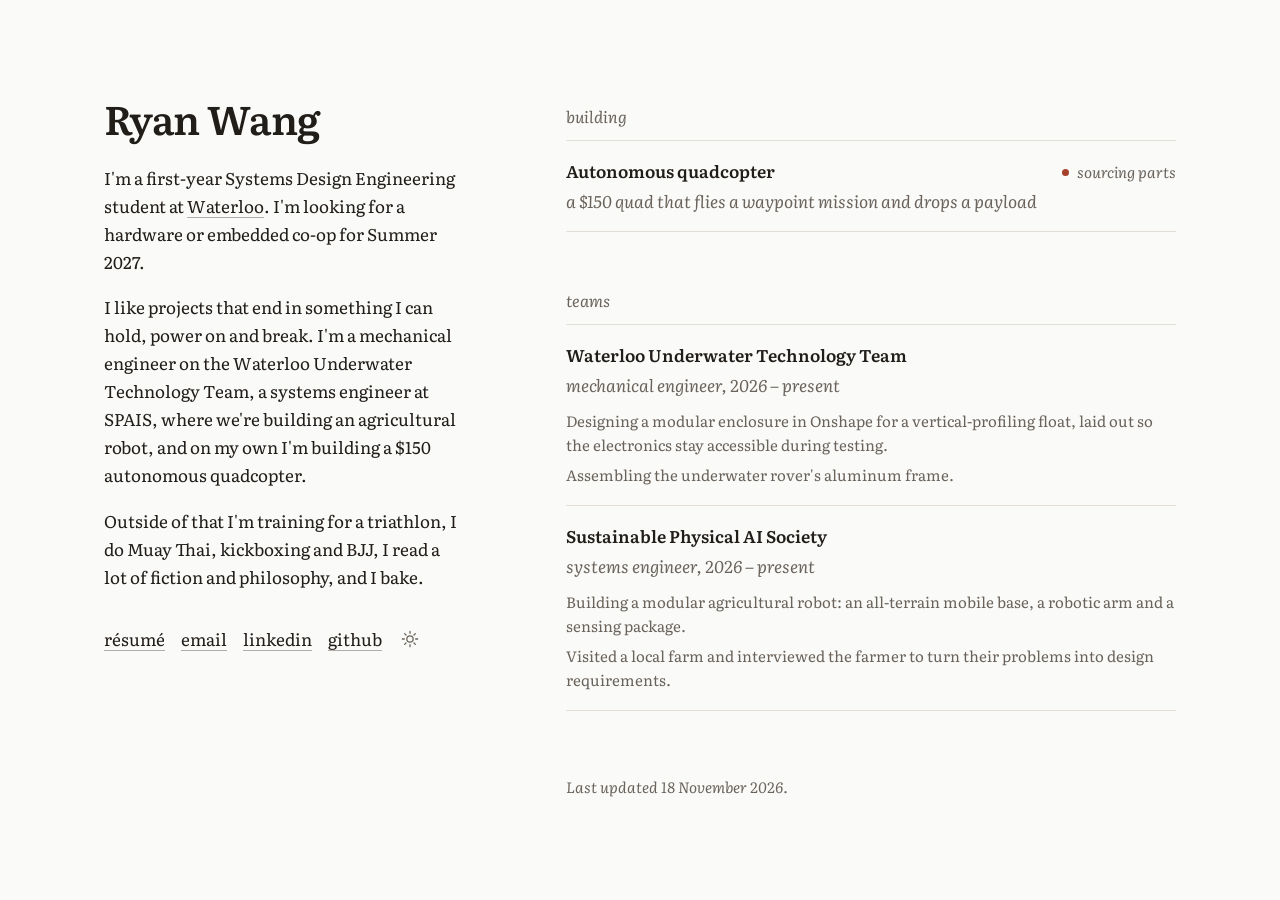
<file: index.html>
<!doctype html>
<html lang="en">
<head>
  <meta charset="utf-8">
  <meta name="viewport" content="width=device-width, initial-scale=1">
  <title>Ryan Wang</title>
  <meta name="description" content="First-year Systems Design Engineering student at the University of Waterloo, looking for a hardware or embedded co-op for Summer 2027.">

  <!-- Link previews. Bots that read these don't run JavaScript, so they're
       written out here by hand. og:url and og:image must be full URLs. -->
  <meta property="og:type" content="website">
  <meta property="og:title" content="Ryan Wang">
  <meta property="og:description" content="Systems Design Engineering at Waterloo. Looking for a hardware / embedded co-op, Summer 2027.">
  <meta property="og:url" content="https://wangjmryan.github.io/">
  <meta property="og:image" content="https://wangjmryan.github.io/assets/og-image.png">
  <meta property="og:image:width" content="1200">
  <meta property="og:image:height" content="630">
  <meta name="twitter:card" content="summary_large_image">

  <link rel="canonical" href="https://wangjmryan.github.io/">
  <meta name="color-scheme" content="light dark">
  <meta name="theme-color" content="#FAFAF8">
  <link rel="icon" href="assets/favicon.svg" type="image/svg+xml">
  <link rel="apple-touch-icon" href="assets/apple-touch-icon.png">

  <!-- The two faces in the first screen (bio text and the name). -->
  <link rel="preload" href="fonts/literata-latin-400-normal.woff2" as="font" type="font/woff2" crossorigin>
  <link rel="preload" href="fonts/literata-latin-600-normal.woff2" as="font" type="font/woff2" crossorigin>
  <link rel="stylesheet" href="css/style.css">

  <!-- Apply a saved light/dark choice before the page paints (no flash). -->
  <script>
    try {
      var t = localStorage.getItem("theme");
      if (t === "light" || t === "dark") document.documentElement.dataset.theme = t;
    } catch (e) {}
  </script>
  <script src="data.js" defer></script>
  <script src="js/main.js" defer></script>
</head>
<body>
  <a class="skip-link" href="#main">Skip to content</a>

  <div class="page">
    <!-- Left column on wide screens (stays put while the right side scrolls);
         the top of the page on phones. -->
    <header class="intro">
      <h1 class="name"><a href="#" data-home>Ryan Wang</a></h1>
      <div class="bio" data-bio></div>
      <!-- Without JavaScript the lists can't be built, so at least say who this is
           and how to reach him. Keep in step with data.js if these change. -->
      <noscript>
        <div class="noscript">
          <p>I'm Ryan Wang, a first-year Systems Design Engineering student at the University of Waterloo, looking for a hardware or embedded co-op for Summer 2027.</p>
          <p><a href="assets/resume.pdf">résumé (PDF)</a> · <a href="mailto:wangjmryan@gmail.com">email</a> · <a href="https://www.linkedin.com/in/wjmryan">linkedin</a> · <a href="https://github.com/wangjmryan">github</a></p>
        </div>
      </noscript>
      <nav class="links" aria-label="Résumé and contact">
        <ul data-links></ul>
        <button class="theme-toggle" type="button" aria-pressed="false">
          <!-- Sun (light mode) that morphs into a moon (dark mode); see style.css. -->
          <svg class="theme-icon" viewBox="0 0 20 20" width="18" height="18" aria-hidden="true" fill="none" stroke="currentColor" stroke-width="1.4" stroke-linecap="round" stroke-linejoin="round">
            <circle class="sun" cx="10" cy="10" r="3.5"/>
            <path class="rays" d="M10 1.5v2.2M10 16.3v2.2M1.5 10h2.2M16.3 10h2.2M4 4l1.6 1.6M14.4 14.4 16 16M4 16l1.6-1.6M14.4 5.6 16 4"/>
            <path class="moon" pathLength="1" d="M16.5 12.6A7 7 0 0 1 7.4 3.5a7 7 0 1 0 9.1 9.1Z"/>
          </svg>
          <span class="sr-only">Dark mode</span>
        </button>
      </nav>
    </header>

    <main id="main" tabindex="-1">
      <div id="home-view">
        <section class="group" aria-labelledby="building-title">
          <h2 class="group-title" id="building-title">building</h2>
          <ul class="items" data-builds></ul>
        </section>

        <section class="group" aria-labelledby="teams-title" data-teams-section>
          <h2 class="group-title" id="teams-title">teams</h2>
          <ul class="items" data-teams></ul>
        </section>

        <section class="group" aria-labelledby="software-title" data-software-section hidden>
          <h2 class="group-title" id="software-title">software</h2>
          <ul class="items" data-software></ul>
        </section>
      </div>

      <!-- A build's own page, shown instead of the list at #build/<slug>. -->
      <article id="detail-view" hidden></article>

      <footer class="foot"><p data-updated></p></footer>
    </main>
  </div>

</body>
</html>
</file>
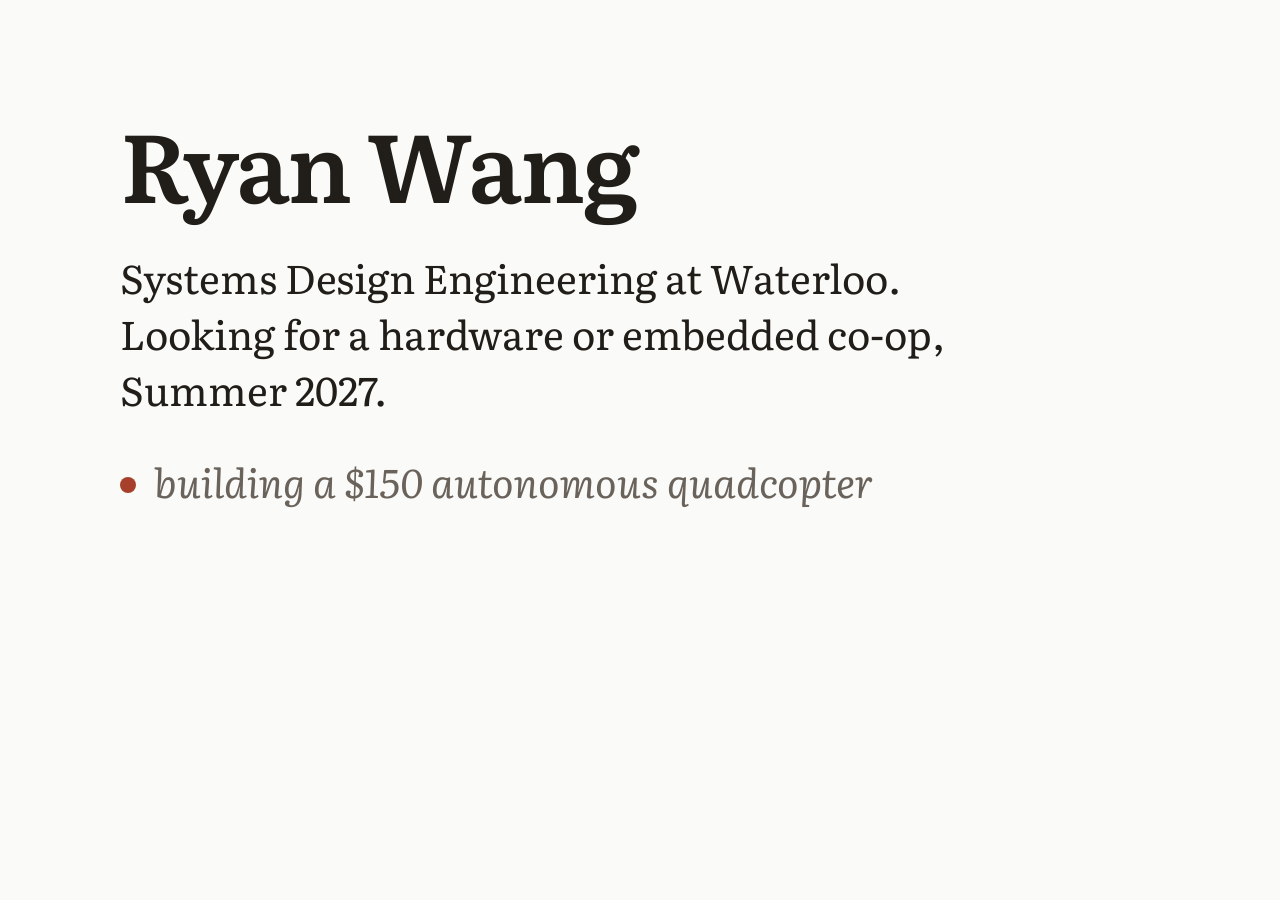
<file: tools/og-image.html>
<!doctype html><meta charset="utf-8">
<!-- Link-preview image template (1200x630). Edit the text, then screenshot it
     at exactly 1200x630 and save as assets/og-image.png. See README. -->
<style>
@font-face{font-family:"Literata";src:url(../fonts/literata-latin-400-normal.woff2);font-weight:400}
@font-face{font-family:"Literata";src:url(../fonts/literata-latin-400-italic.woff2);font-weight:400;font-style:italic}
@font-face{font-family:"Literata";src:url(../fonts/literata-latin-600-normal.woff2);font-weight:600}
html,body{margin:0;width:1200px;height:630px;overflow:hidden}
body{background:#FAFAF8;color:#211D19;font-family:"Literata";-webkit-font-smoothing:antialiased}
.w{padding:112px 120px 0}
h1{margin:0;font-size:96px;line-height:1.05;font-weight:600;letter-spacing:-.02em}
p{margin:36px 0 0;font-size:40px;line-height:1.4;max-width:24em}
.i{font-style:italic;color:#6A635B}
.d{display:inline-block;width:16px;height:16px;border-radius:50%;background:#A6402A;margin-right:18px;vertical-align:.12em}
</style>
<div class="w">
  <h1>Ryan Wang</h1>
  <p>Systems Design Engineering at Waterloo.<br>Looking for a hardware or embedded co-op, Summer&nbsp;2027.</p>
  <p class="i"><span class="d"></span>building a $150 autonomous quadcopter</p>
</div>
</file>
<file: css/style.css>
/* ==========================================================================
   style.css
   --------------------------------------------------------------------------
   One serif (Literata), one ink, one grey, one brick-red accent. Hairline
   rules between list rows and nothing else. Sections:
     1. Fonts
     2. Colours (light + dark)
     3. Base: page, text, links, selection, focus
     4. Layout: intro column + main column
     5. Intro: name, bio, links, theme toggle
     6. Lists: building, teams, software
     7. Build page
     8. Motion: scroll reveals, reading progress, row hover, first-visit settle
     9. Small things: placeholders, skip link, reduced motion, print
   ========================================================================== */


/* 1. Fonts ---------------------------------------------------------------- */

@font-face {
  font-family: "Literata";
  src: url("../fonts/literata-latin-400-normal.woff2") format("woff2");
  font-weight: 400;
  font-style: normal;
  font-display: swap;
}
@font-face {
  font-family: "Literata";
  src: url("../fonts/literata-latin-400-italic.woff2") format("woff2");
  font-weight: 400;
  font-style: italic;
  font-display: swap;
}
@font-face {
  font-family: "Literata";
  src: url("../fonts/literata-latin-600-normal.woff2") format("woff2");
  font-weight: 600;
  font-style: normal;
  font-display: swap;
}


/* 2. Colours -------------------------------------------------------------- */

:root {
  color-scheme: light;
  --paper:   #FAFAF8;
  --ink:     #211D19;   /* warm near-black */
  --muted:   #6A635B;   /* secondary text: 5.7:1 on paper */
  --rule:    #E3DFD8;   /* hairlines */
  --accent:  #A6402A;   /* brick: link hover + the in-progress dot */
  --mark:    #F3E3D9;   /* placeholder highlight */
  --select:  #EBD3C7;

  --serif: "Literata", "Iowan Old Style", "Palatino Linotype", Georgia, serif;
  --ease: cubic-bezier(0.16, 1, 0.3, 1);
}

@media (prefers-color-scheme: dark) {
  :root:not([data-theme="light"]) {
    color-scheme: dark;
    --paper:  #1B1916;  /* warm charcoal */
    --ink:    #ECE6DD;
    --muted:  #A69D92;
    --rule:   #34302A;
    --accent: #E08A70;
    --mark:   #43302A;
    --select: #5A3A30;
  }
}
:root[data-theme="dark"] {
  color-scheme: dark;
  --paper:  #1B1916;
  --ink:    #ECE6DD;
  --muted:  #A69D92;
  --rule:   #34302A;
  --accent: #E08A70;
  --mark:   #43302A;
  --select: #5A3A30;
}


/* 3. Base ----------------------------------------------------------------- */

*, *::before, *::after { box-sizing: border-box; }

html {
  -webkit-text-size-adjust: 100%;
  text-size-adjust: 100%;
  scrollbar-color: var(--rule) var(--paper);
}
/* Big monitors: everything (type, spacing, column widths, all in rem)
   grows gently so the page fills the screen instead of staying laptop-sized:
   16px at 1440px wide, 18px at 1920px, at most 20px. */
@media (min-width: 90rem) {
  html { font-size: clamp(100%, 0.4167vw + 10px, 125%); }
}

body {
  margin: 0;
  background: var(--paper);
  color: var(--ink);
  font-family: var(--serif);
  font-size: 1.0625rem;          /* 17px */
  line-height: 1.65;
  font-variant-numeric: oldstyle-nums proportional-nums;
  font-kerning: normal;
  -webkit-font-smoothing: antialiased;
  -moz-osx-font-smoothing: grayscale;
  text-rendering: optimizeLegibility;
}

p, ul, ol, dl, dd, h1, h2, h3, figure { margin: 0; }
ul, ol { padding: 0; list-style: none; }
img { display: block; max-width: 100%; height: auto; }

a {
  color: inherit;
  text-decoration: underline;
  text-decoration-thickness: 1px;
  text-decoration-color: color-mix(in srgb, var(--ink) 35%, transparent);
  text-underline-offset: 0.22em;
  transition: color 160ms var(--ease), text-decoration-color 160ms var(--ease);
}
a:hover {
  color: var(--accent);
  text-decoration-color: currentColor;
}

::selection { background: var(--select); color: var(--ink); }
:focus-visible {
  outline: 2px solid var(--accent);
  outline-offset: 3px;
  border-radius: 2px;
}
[tabindex="-1"]:focus { outline: none; }

[hidden] { display: none !important; }

.sr-only {
  position: absolute;
  width: 1px; height: 1px;
  margin: -1px; padding: 0;
  overflow: hidden;
  clip: rect(0 0 0 0);
  white-space: nowrap;
  border: 0;
}


/* 4. Layout ---------------------------------------------------------------
   Phones: one column, intro first. Wide screens (home page): two panels
   that each scroll on their own, the intro on the left and the lists on
   the right (see "Split panels" below). Build pages: one column. */

.page {
  max-width: 72rem;
  margin: 0 auto;
  padding: 3rem 1.25rem 4rem;
}

main { outline: none; }

@media (min-width: 40rem) {
  .page { padding: 5rem 2.5rem 5rem; }
}

@media (min-width: 60rem) {
  .page {
    display: grid;
    grid-template-columns: 22.5rem minmax(0, 1fr);
    column-gap: clamp(4rem, 8vw, 7.5rem);
    align-items: start;
    padding-top: 6rem;
  }
}
/* Split panels (home page, wide screens). The window itself doesn't scroll;
   the intro and the lists are two full-height panels that each scroll on
   their own. The panels run to the edges of the window (so the lists'
   scrollbar sits at the far right), while their content lines up with the
   centred 72rem column: --g is the side margin, --gap the space between. */
@media (min-width: 60rem) {
  html:not(.is-detail),
  html:not(.is-detail) body { height: 100%; overflow: hidden; }

  html:not(.is-detail) .page {
    --g: max(2.5rem, (100vw - 72rem) / 2 + 2.5rem);
    --gap: clamp(4rem, 8vw, 7.5rem);
    max-width: none;
    height: 100vh;
    height: 100dvh;
    padding: 0;
    grid-template-columns: calc(var(--g) + 22.5rem + var(--gap) / 2) minmax(0, 1fr);
    column-gap: 0;
    align-items: stretch;
  }
  html:not(.is-detail) .intro,
  html:not(.is-detail) main {
    height: 100%;
    overflow-y: auto;
    overscroll-behavior: contain;
    scrollbar-width: thin;
    scrollbar-color: var(--rule) transparent;
  }
  html:not(.is-detail) .intro { padding: 6rem calc(var(--gap) / 2) 4rem var(--g); }
  /* The intro still scrolls (wheel, trackpad, keyboard) but shows no bar. */
  html:not(.is-detail) .intro { scrollbar-width: none; }
  html:not(.is-detail) .intro::-webkit-scrollbar { display: none; }
  html:not(.is-detail) main   { padding: 6.5rem var(--g) 5rem calc(var(--gap) / 2); }
  html:not(.is-detail) #main  { margin-top: 0; }
}


/* 5. Intro ---------------------------------------------------------------- */

.name {
  font-size: clamp(2.125rem, 1.6rem + 1.6vw, 2.5rem);   /* 34 → 40px */
  line-height: 1.1;
  font-weight: 600;
  letter-spacing: -0.015em;
}
.name a { text-decoration: none; }
.name a:hover { color: inherit; }

.bio {
  margin-top: 1.5rem;
  max-width: 34rem;
}
.bio p + p { margin-top: 1em; }

.links {
  margin-top: 1.75rem;
  display: flex;
  align-items: center;
  flex-wrap: wrap;
  gap: 0.25rem 1rem;
}
.links ul {
  display: flex;
  flex-wrap: wrap;
  gap: 0.25rem 1rem;
}
.links a {
  display: inline-block;
  padding-block: 0.375rem;      /* a bigger tap target without looking bigger */
}

/* Phones: the résumé/email links come right after the first paragraph (the
   co-op ask), so they're on screen without scrolling. */
@media (max-width: 40rem) {
  .intro { display: flex; flex-direction: column; }
  .bio { display: contents; }
  .bio p:first-child { order: 1; margin-top: 1.25rem; }
  .links { order: 2; margin-top: 1rem; }
  .bio p:not(:first-child) { order: 3; margin-top: 1em; }
  .bio p:nth-child(2) { margin-top: 1.75rem; }
}

.theme-toggle {
  display: inline-grid;
  place-items: center;
  width: 2.5rem;
  height: 2.5rem;
  margin-left: -0.5rem;
  padding: 0;
  border: 0;
  border-radius: 50%;
  background: none;
  color: var(--muted);
  cursor: pointer;
  transition: color 160ms var(--ease);
}
.theme-toggle:hover { color: var(--accent); }
/* One icon that morphs: in light mode a sun; switching to dark, its rays
   pull in and it turns away while a crescent moon draws itself in; and the
   reverse. (Reduced motion: it simply swaps.) */
.theme-icon { overflow: visible; }
.theme-icon .sun,
.theme-icon .rays { transform-origin: 10px 10px; }
.theme-icon .sun {
  transition: transform 520ms var(--ease) 140ms, opacity 240ms ease 140ms;
}
.theme-icon .rays {
  transition: transform 520ms var(--ease) 180ms, opacity 240ms ease 180ms;
}
.theme-icon .moon {
  stroke-dasharray: 1;
  stroke-dashoffset: 1;
  opacity: 0;
  transition: stroke-dashoffset 360ms var(--ease), opacity 120ms ease 240ms;
}
.theme-toggle[aria-pressed="true"] .theme-icon .sun {
  transform: rotate(-70deg) scale(0.4);
  opacity: 0;
  transition: transform 420ms var(--ease), opacity 200ms ease 120ms;
}
.theme-toggle[aria-pressed="true"] .theme-icon .rays {
  transform: rotate(-45deg) scale(0.5);
  opacity: 0;
  transition: transform 360ms var(--ease), opacity 180ms ease;
}
.theme-toggle[aria-pressed="true"] .theme-icon .moon {
  stroke-dashoffset: 0;
  opacity: 1;
  transition: stroke-dashoffset 620ms var(--ease) 180ms, opacity 120ms ease 180ms;
}


/* 6. Lists ---------------------------------------------------------------- */

#main { margin-top: 4rem; }
@media (min-width: 60rem) {
  #main { margin-top: 0.5rem; }   /* line up with the name's cap height */
}

.group + .group { margin-top: 3.5rem; }

.group-title {
  font-size: 1rem;
  line-height: 1.5;
  font-weight: 400;
  font-style: italic;
  color: var(--muted);
  margin-bottom: 0.75rem;
}

.items { border-bottom: 1px solid var(--rule); }
.item { border-top: 1px solid var(--rule); }

.item-link,
.item-row {
  display: flex;
  align-items: baseline;
  gap: 0.75rem 1.5rem;
  padding: 1rem 0;
}
.item-link {
  text-decoration: none;
  color: inherit;
}
.item-link:hover { color: inherit; }
.item-link:hover .item-name { color: var(--accent); }

.item-text {
  flex: 1;
  min-width: 0;
  display: flex;
  flex-direction: column;
  row-gap: 0.125rem;
}
.item-name, .item-desc { text-wrap: pretty; }
.item-name {
  font-weight: 600;
  transition: color 160ms var(--ease);
}
a.item-name { text-decoration: none; }
.item-desc {
  font-style: italic;
  color: var(--muted);
}

.item-thumb {
  flex: none;
  align-self: center;
  width: 3rem;
  height: 3rem;
  object-fit: cover;
  border-radius: 3px;
}

.status {
  flex: none;
  font-size: 0.9375rem;
  font-style: italic;
  color: var(--muted);
  white-space: nowrap;
}
.status.is-active::before {
  content: "";
  display: inline-block;
  width: 0.4375rem;
  height: 0.4375rem;
  margin-right: 0.5rem;
  border-radius: 50%;
  background: var(--accent);
  vertical-align: 0.12em;
}

.item-notes {
  padding: 0 0 1.125rem;
  margin-top: -0.375rem;
  color: var(--muted);
  font-size: 0.9375rem;
  line-height: 1.6;
  max-width: 40rem;
}
.item-notes li + li { margin-top: 0.375rem; }

/* Phones: status drops under the title so long names don't squeeze. */
@media (max-width: 34rem) {
  .item-link { flex-wrap: wrap; }
  .item-text { flex-basis: 100%; }
  .item-link .status { margin-top: -0.5rem; }
}

.foot {
  margin-top: 4rem;
  font-size: 0.9375rem;
  font-style: italic;
  color: var(--muted);
}


/* 7. Build page ----------------------------------------------------------- */

/* On a build page the intro shrinks to one quiet line: the name (a link
   home) with the links and theme toggle beside it. The bio and the
   two-column layout belong to the home page only. */
.is-detail .page { display: block; }
.is-detail .intro {
  position: static;
  display: flex;
  flex-direction: row;
  flex-wrap: wrap;
  align-items: center;
  justify-content: space-between;
  gap: 0.25rem 1.5rem;
  margin-bottom: 3rem;
}
.is-detail .name {
  font-size: 1.1875rem;
  line-height: 1.4;
  letter-spacing: 0;
}
.is-detail .bio,
.is-detail .intro noscript { display: none; }
.is-detail .links { margin-top: 0; order: 0; }
.is-detail #main { margin-top: 0; }
@media (min-width: 40rem) {
  .is-detail .page { padding-top: 3rem; }
}

#detail-view { max-width: 42rem; }

/* Wide screens: the build page uses the full width. The story runs in the
   main column; the facts (budget, firmware, frame…) sit in a column on the
   right and stay in view while you read. */
@media (min-width: 60rem) {
  #detail-view {
    max-width: none;
    display: grid;
    grid-template-columns: minmax(0, 1fr) 19rem;
    column-gap: clamp(3rem, 6vw, 6rem);
    align-items: start;
  }
  #detail-view > * { grid-column: 1; }
  #detail-view > .facts {
    grid-column: 2;
    grid-row: 2 / span 40;          /* level with the title */
    position: sticky;
    top: 3rem;
    margin-top: 0.5rem;
    grid-template-columns: 1fr;     /* label above value in the narrow column */
  }
  #detail-view > .facts dt { padding-bottom: 0; border-bottom: 0; }
  #detail-view > .facts dd { padding-top: 0.125rem; }
  #detail-view > :not(.facts) { max-width: 44rem; }
}
@keyframes arrive {
  from { opacity: 0; transform: translateY(0.5rem); filter: blur(2px); }
  to   { opacity: 1; transform: none; filter: none; }
}

.back {
  font-style: italic;
  margin-bottom: 1.5rem;
}
.back a { color: var(--muted); }
.back a:hover { color: var(--accent); }

.d-title {
  font-size: clamp(1.75rem, 1.4rem + 1.2vw, 2.125rem);
  line-height: 1.15;
  font-weight: 600;
  letter-spacing: -0.012em;
  text-wrap: balance;
}
.d-meta {
  margin-top: 0.5rem;
  display: flex;
  flex-wrap: wrap;
  gap: 0.25rem 1.25rem;
  align-items: baseline;
}

.d-goal {
  margin-top: 2rem;
  font-size: 1.1875rem;
  line-height: 1.6;
  max-width: 38rem;
}

.facts {
  margin-top: 2rem;
  display: grid;
  grid-template-columns: max-content 1fr;
  border-top: 1px solid var(--rule);
}
.facts dt, .facts dd {
  padding: 0.625rem 0;
  border-bottom: 1px solid var(--rule);
}
/* Phones: label above value, so long values aren't squeezed into a narrow column. */
@media (max-width: 34rem) {
  .facts { grid-template-columns: 1fr; }
  .facts dt { padding-bottom: 0; border-bottom: 0; }
  .facts dd { padding-top: 0.125rem; }
}
.facts dt {
  padding-right: 2rem;
  font-style: italic;
  color: var(--muted);
}

.d-section { margin-top: 3rem; }
.d-section h2 {
  font-size: 1.1875rem;
  line-height: 1.4;
  font-weight: 600;
  margin-bottom: 0.875rem;
}

.d-pair { display: grid; gap: 0 3rem; }
@media (min-width: 40rem) {
  .d-pair { grid-template-columns: 1fr 1fr; }
}

.bullets li {
  position: relative;
  padding-left: 1.25rem;
}
.bullets li + li { margin-top: 0.5rem; }
.bullets li::before {
  content: "";
  position: absolute;
  left: 0.125rem;
  top: 0.8em;
  width: 0.5rem;
  border-top: 1px solid var(--muted);
}

.decision + .decision { margin-top: 1.5rem; }
.decision h3 {
  font-size: 1.0625rem;
  font-weight: 400;
  font-style: italic;
  margin-bottom: 0.25rem;
}

.table-scroll { overflow-x: auto; }
.parts {
  width: 100%;
  border-collapse: collapse;
  font-variant-numeric: lining-nums tabular-nums;
  font-size: 0.9375rem;
}
.parts th {
  text-align: left;
  font-weight: 400;
  font-style: italic;
  color: var(--muted);
}
.parts th, .parts td {
  padding: 0.5rem 1rem 0.5rem 0;
  border-bottom: 1px solid var(--rule);
  vertical-align: baseline;
}
.parts th:last-child, .parts td:last-child { padding-right: 0; }
.parts .num { text-align: right; padding-right: 1.5rem; white-space: nowrap; }
.parts .why { color: var(--muted); }
.parts tfoot td { font-weight: 600; border-bottom: 0; }

/* Phones: four columns don't fit, so "why" moves under the part name. */
@media (max-width: 34rem) {
  .parts thead .why-col { display: none; }
  .parts tbody tr, .parts tfoot tr { display: grid; grid-template-columns: 1fr auto auto; column-gap: 1rem; border-bottom: 1px solid var(--rule); padding: 0.5rem 0; }
  .parts thead tr { display: grid; grid-template-columns: 1fr auto auto; column-gap: 1rem; border-bottom: 1px solid var(--rule); }
  .parts th, .parts td { border-bottom: 0; padding: 0; }
  .parts thead th { padding-bottom: 0.5rem; }
  .parts .num { padding-right: 0; min-width: 2.5rem; }
  .parts td.why { grid-column: 1 / -1; grid-row: 2; padding-top: 0.125rem; font-style: italic; }
  .parts td.why:empty { display: none; }
  .parts tfoot tr { border-bottom: 0; }
}
.parts tfoot .item-desc, .parts tfoot .why { font-weight: 400; }

.log li {
  display: grid;
  gap: 0.125rem 1.5rem;
  padding: 0.75rem 0;
  border-top: 1px solid var(--rule);
}
.log li:last-child { border-bottom: 1px solid var(--rule); }
.log time {
  font-style: italic;
  color: var(--muted);
  white-space: nowrap;
}
@media (min-width: 40rem) {
  .log li { grid-template-columns: 10rem 1fr; }
}

.gallery-wrap { margin-top: 2rem; }
.gallery {
  display: grid;
  grid-template-columns: repeat(auto-fill, minmax(14rem, 1fr));
  gap: 2rem 1.5rem;
  margin-bottom: 2rem;
}
.gallery img {
  aspect-ratio: 4 / 3;
  object-fit: cover;
  border-radius: 3px;
  background: var(--rule);
}
.gallery figcaption { margin-top: 0.625rem; }


/* 8. Motion -------------------------------------------------------------
   The page moves with your scroll: rows, sections and log entries ease up
   into place as they come into view, and a build page shows how far through
   it you are. Rows answer hover with an underline drawn under the name. On
   a first visit the page settles in once. Reduced motion: none of it. */

/* Names hug their text so the hover underline is as long as the name. */
.item-name { align-self: flex-start; }

.item-link .item-name {
  background: linear-gradient(currentColor, currentColor) 0 calc(100% - 0.2em) / 0 1px no-repeat;
  transition: color 160ms var(--ease), background-size 360ms var(--ease);
}
.item-link:hover .item-name,
.item-link:focus-visible .item-name { background-size: 100% 1px; }

/* Scroll reveal: blocks below the fold wait slightly lowered, scaled and
   blurred (.is-pending, set by main.js), and rise into place as they come
   into view (.is-pending removed). It always finishes, even for the last
   thing on the page. Without the script, nothing is ever hidden. */
@media (prefers-reduced-motion: no-preference) {
  .is-pending {
    opacity: 0;
    transform: translateY(1.75rem) scale(0.985);
    filter: blur(4px);
  }
  .is-revealing {
    transition: opacity 700ms var(--ease), transform 900ms var(--ease), filter 600ms var(--ease);
    transition-delay: var(--reveal-delay, 0ms);
  }
}

/* Build pages: a line along the top fills with brick as you read. Tied to
   the scroll position itself; browsers without scroll timelines skip it. */
@supports (animation-timeline: scroll()) {
  @media (prefers-reduced-motion: no-preference) {
    body:has(#detail-view:not([hidden]))::before {
      content: "";
      position: fixed;
      inset: 0 0 auto 0;
      z-index: 5;
      height: 2px;
      background: var(--accent);
      transform-origin: 0 50%;
      animation: read-progress linear both;
      animation-timeline: scroll(root block);
    }
  }
}
@keyframes read-progress {
  from { transform: scaleX(0); }
  to   { transform: scaleX(1); }
}

/* Opening a build page: a gentle arrival. */
@media (prefers-reduced-motion: no-preference) {
  #detail-view:not([hidden]) { animation: arrive 420ms var(--ease) both; }
}

/* Theme switch: old and new crossfade on one clock and add up (plus-lighter),
   so nothing dims mid-way. */
.theme-swap::view-transition-old(root),
.theme-swap::view-transition-new(root) { mix-blend-mode: plus-lighter; }
.theme-swap::view-transition-old(root) { animation: vt-fade-out 280ms ease both; }
.theme-swap::view-transition-new(root) { animation: vt-fade-in 280ms ease both; }
@media (prefers-reduced-motion: reduce) {
  .theme-swap::view-transition-old(root) { animation: vt-fade-out 150ms ease both; }
  .theme-swap::view-transition-new(root) { animation: vt-fade-in 150ms ease both; }
}
@keyframes vt-fade-out { to { opacity: 0; } }
@keyframes vt-fade-in { from { opacity: 0; } }

/* First visit: intro, then each list, settle in (about 1s; removed after). */
@media (prefers-reduced-motion: no-preference) {
  .settle .name,
  .settle .bio p,
  .settle .links,
  .settle .group-title,
  .settle .items > .item,
  .settle .foot { animation: settle 600ms var(--ease) both; }
  .settle .bio p:nth-child(1) { animation-delay: 50ms; }
  .settle .bio p:nth-child(2) { animation-delay: 90ms; }
  .settle .bio p:nth-child(3) { animation-delay: 130ms; }
  .settle .links { animation-delay: 170ms; }
  .settle .group-title { animation-delay: 200ms; }
  .settle .items > .item { animation-delay: calc(230ms + var(--i, 0) * 35ms); }
  .settle .foot { animation-delay: 480ms; }
}
@keyframes settle {
  from { opacity: 0; transform: translateY(0.375rem); filter: blur(3px); }
  to   { opacity: 1; transform: none; filter: none; }
}


/* Back to top (build pages): a quiet round button in the bottom-right
   corner, paper-coloured with a hairline ring so it reads over text. It
   slides up into view once you've scrolled down. */
.to-top {
  position: fixed;
  right: max(1.25rem, env(safe-area-inset-right));
  bottom: max(1.25rem, env(safe-area-inset-bottom));
  z-index: 6;
  display: grid;
  place-items: center;
  width: 2.75rem;
  height: 2.75rem;
  padding: 0;
  border: 0;
  border-radius: 50%;
  background: var(--paper);
  box-shadow: inset 0 0 0 1px var(--rule);
  color: var(--muted);
  cursor: pointer;
  opacity: 0;
  visibility: hidden;
  transform: translateY(0.75rem);
  transition: opacity 240ms var(--ease), transform 360ms var(--ease),
              visibility 0s linear 360ms, color 160ms var(--ease), box-shadow 160ms var(--ease);
}
.to-top.is-shown {
  opacity: 1;
  visibility: visible;
  transform: none;
  transition-delay: 0s;
}
.to-top:hover { color: var(--accent); box-shadow: inset 0 0 0 1px currentColor; }
.to-top svg { transition: transform 240ms var(--ease); }
.to-top:hover svg { transform: translateY(-2px); }
@media (min-width: 60rem) {
  .to-top { right: 2rem; bottom: 2rem; }
}


/* 9. Small things --------------------------------------------------------- */

/* [PLACEHOLDER] text from data.js, highlighted until it's replaced. */
mark.ph {
  background: var(--mark);
  color: inherit;
  padding: 0 0.15em;
  border-radius: 2px;
  font-style: normal;
}

.skip-link {
  position: absolute;
  left: 1rem;
  top: -4rem;
  z-index: 10;
  padding: 0.5rem 0.875rem;
  background: var(--ink);
  color: var(--paper);
  text-decoration: none;
  border-radius: 3px;
}
.skip-link:focus { top: 1rem; }
.skip-link:hover { color: var(--paper); }

.noscript { margin-top: 1.5rem; max-width: 34rem; }
.noscript p + p { margin-top: 1em; }

@media (prefers-reduced-motion: reduce) {
  *, *::before, *::after {
    transition-duration: 0.01ms !important;
    animation: none !important;
  }
}

@media print {
  /* Paper is white whatever the screen theme was, so use the light colours. */
  :root, :root[data-theme="dark"], :root:not([data-theme="light"]) {
    color-scheme: light;
    --paper: #FFFFFF; --ink: #000000; --muted: #5E5850; --rule: #D9D4CC;
    --accent: #A6402A; --mark: #F3E3D9; --select: #EBD3C7;
  }
  .theme-toggle, .skip-link, .back, .to-top { display: none; }
  html, body, .page, .intro, main { height: auto !important; overflow: visible !important; }
  .page { display: block; padding: 0 !important; }
  .intro, main { padding: 0 !important; }
  .intro { position: static; margin-bottom: 2rem; }
  a { text-decoration: none; }
}
</file>
